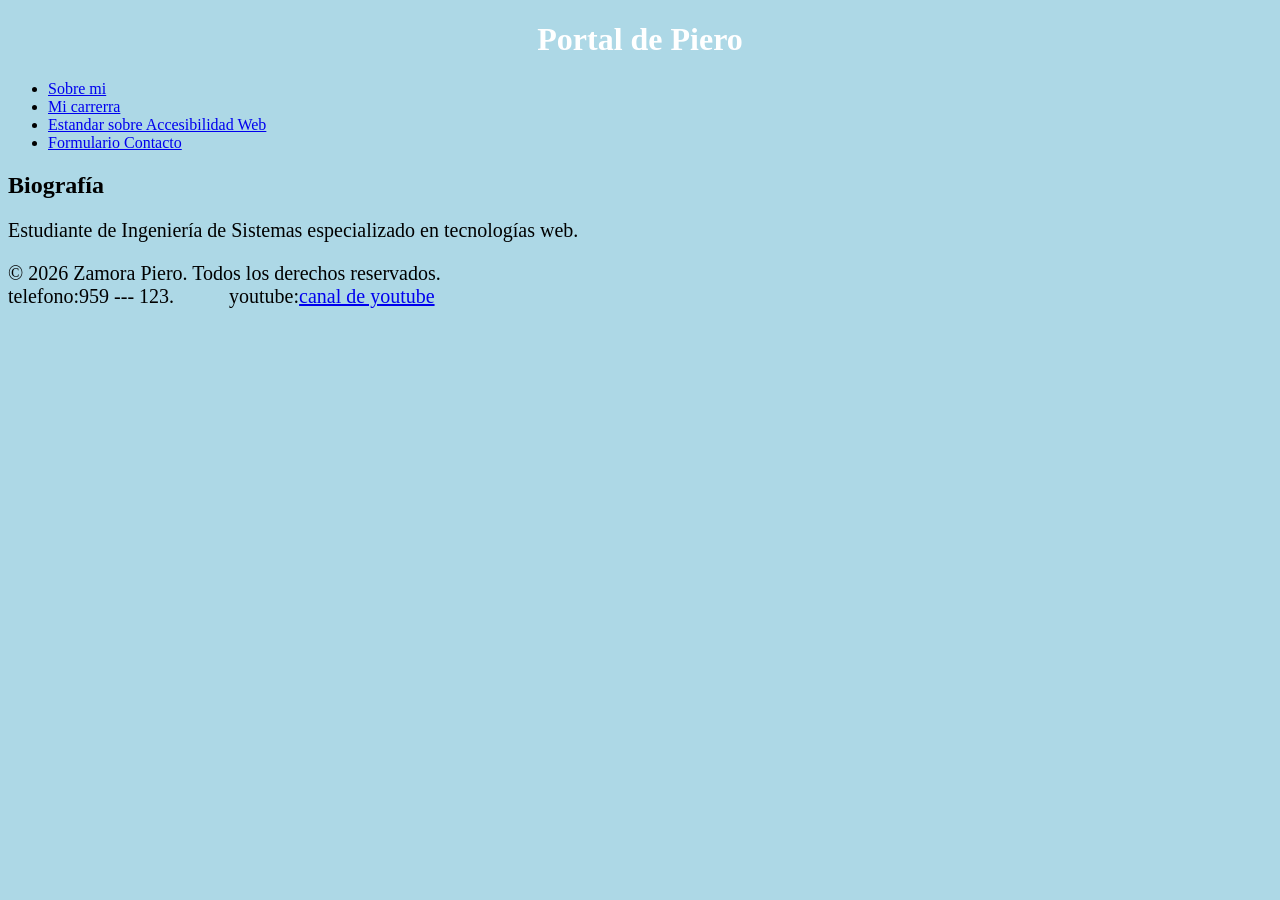
<file: Lab01/index.html>
<!DOCTYPE html>
    <html lang="es">
        <head>
            <meta charset="UTF-8">
            <meta name="viewport" content="width=device-width, initial-scale=1.0">
            <link rel="stylesheet" href="css/style.css">
            <title>Portal de Portafolio Académico</title>
        </head>
        <body>
        <header>
            <h1>Portal de Piero</h1>
            <nav>
                <ul>
                <li><a href="author.html">Sobre mi</a></li>
                <li><a href="system.html">Mi carrerra</a></li>
                <li><a href="w3c.html">Estandar sobre Accesibilidad Web</a></li>
                <li><a href="contact.html">Formulario Contacto</a></li>
                </ul>
            </nav>
        </header>
        <main>
            <section id="sobre-mi">
                <h2>Biografía</h2>
                <p>Estudiante de Ingeniería de Sistemas especializado en tecnologías
                web.</p>
            </section>
        </main>
        <footer>
            <p>© 2026 Zamora Piero. Todos los derechos reservados.
                <br>telefono:959 --- 123.   &nbsp &nbsp &nbsp &nbsp &nbsp youtube:<a href="https://www.youtube.com/@PIEROANDREEZAMORAAQUINO/videos">canal de youtube</a>
            </p>

        </footer>
        </body>
    </html>
</file>
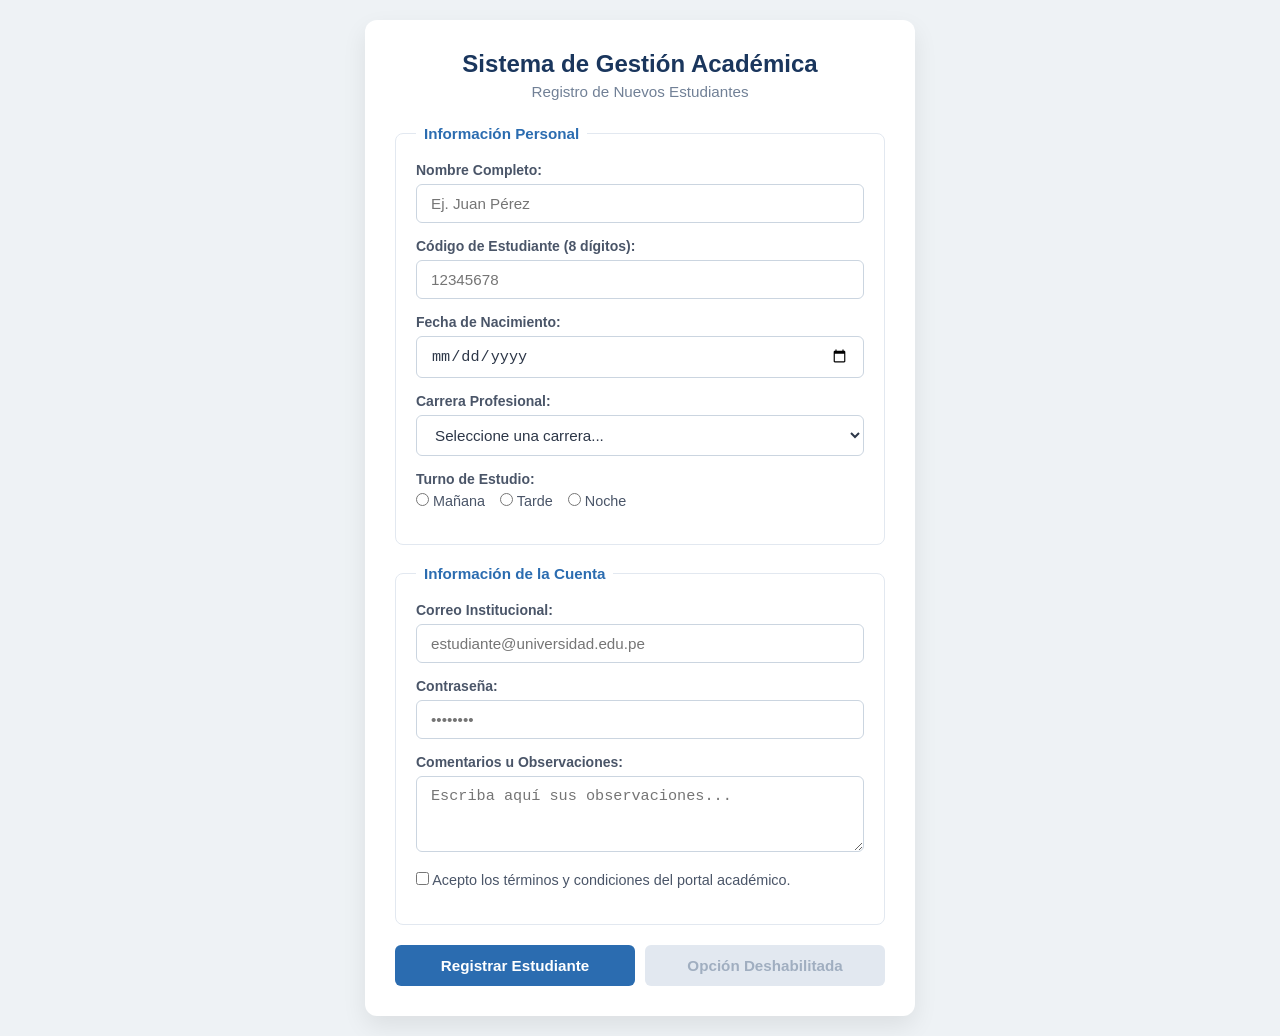
<file: Lab02/index.html>
<!DOCTYPE html>
<html lang="es">
<head>
    <meta charset="UTF-8">
    <meta name="viewport" content="width=device-width, initial-scale=1.0">
    <title>Registro de Estudiantes - Portal Académico</title>
    <!-- Vinculación a la carpeta css/ -->
    <link rel="stylesheet" href="css/styles.css">
</head>
<body>

    <main class="card-container">
        <header class="card-header">
            <h2>Sistema de Gestión Académica</h2>
            <p>Registro de Nuevos Estudiantes</p>
        </header>

        <form action="/procesar-registro" method="POST" class="registration-form">
            
            <!-- BLOQUE 1: Información Personal -->
            <fieldset class="form-section">
                <legend>Información Personal</legend>

                <!-- Nombre Completo -->
                <div class="form-group">
                    <label for="fullName" class="form-label">Nombre Completo:</label>
                    <input type="text" id="fullName" name="fullName" class="form-input" required placeholder="Ej. Juan Pérez">
                </div>

                <!-- Código de Estudiante -->
                <div class="form-group">
                    <label for="studentCode" class="form-label">Código de Estudiante (8 dígitos):</label>
                    <input 
                        type="text" 
                        id="studentCode" 
                        name="studentCode" 
                        class="form-input" 
                        required 
                        pattern="[0-9]{8}" 
                        title="El código debe contener exactamente 8 números" 
                        placeholder="12345678"
                    >
                </div>

                <!-- Fecha de Nacimiento -->
                <div class="form-group">
                    <label for="birthDate" class="form-label">Fecha de Nacimiento:</label>
                    <input 
                        type="date" 
                        id="birthDate" 
                        name="birthDate" 
                        class="form-input" 
                        required 
                        min="1950-01-01" 
                        max="2008-12-31"
                    >
                </div>

                <!-- Carrera Profesional -->
                <div class="form-group">
                    <label for="career" class="form-label">Carrera Profesional:</label>
                    <select id="career" name="career" class="form-select" required>
                        <option value="" disabled selected>Seleccione una carrera...</option>
                        <option value="sistemas">Ingeniería de Sistemas</option>
                        <option value="industrial">Ingeniería Industrial</option>
                        <option value="administracion">Administración de Empresas</option>
                        <option value="derecho">Derecho</option>
                    </select>
                </div>

                <!-- Turno (Radio Buttons) -->
                <div class="form-group">
                    <span class="form-label">Turno de Estudio:</span>
                    <div class="radio-group">
                        <label class="radio-label">
                            <input type="radio" name="shift" value="manana" required> Mañana
                        </label>
                        <label class="radio-label">
                            <input type="radio" name="shift" value="tarde"> Tarde
                        </label>
                        <label class="radio-label">
                            <input type="radio" name="shift" value="noche"> Noche
                        </label>
                    </div>
                </div>
            </fieldset>

            <!-- BLOQUE 2: Información de la Cuenta -->
            <fieldset class="form-section">
                <legend>Información de la Cuenta</legend>

                <!-- Correo Institucional -->
                <div class="form-group">
                    <label for="email" class="form-label">Correo Institucional:</label>
                    <input type="email" id="email" name="email" class="form-input" required placeholder="estudiante@universidad.edu.pe">
                </div>

                <!-- Contraseña -->
                <div class="form-group">
                    <label for="password" class="form-label">Contraseña:</label>
                    <input 
                        type="password" 
                        id="password" 
                        name="password" 
                        class="form-input" 
                        required 
                        pattern="(?=.*\d)(?=.*[a-z])(?=.*[A-Z]).{8,}" 
                        title="Mínimo 8 caracteres, al menos una mayúscula y un número" 
                        placeholder="••••••••"
                    >
                </div>

                <!-- Comentarios -->
                <div class="form-group">
                    <label for="comments" class="form-label">Comentarios u Observaciones:</label>
                    <textarea id="comments" name="comments" class="form-textarea" rows="3" placeholder="Escriba aquí sus observaciones..."></textarea>
                </div>

                <!-- Aceptación de Términos -->
                <div class="form-group checkbox-group">
                    <label class="checkbox-label">
                        <input type="checkbox" id="terms" name="terms" required>
                        Acepto los términos y condiciones del portal académico.
                    </label>
                </div>
            </fieldset>

            <!-- Botones de Acción -->
            <div class="form-actions">
                <button type="submit" class="btn btn-primary">Registrar Estudiante</button>
                <button type="button" class="btn btn-disabled" disabled>Opción Deshabilitada</button>
            </div>

        </form>
    </main>

</body>
</html>
</file>
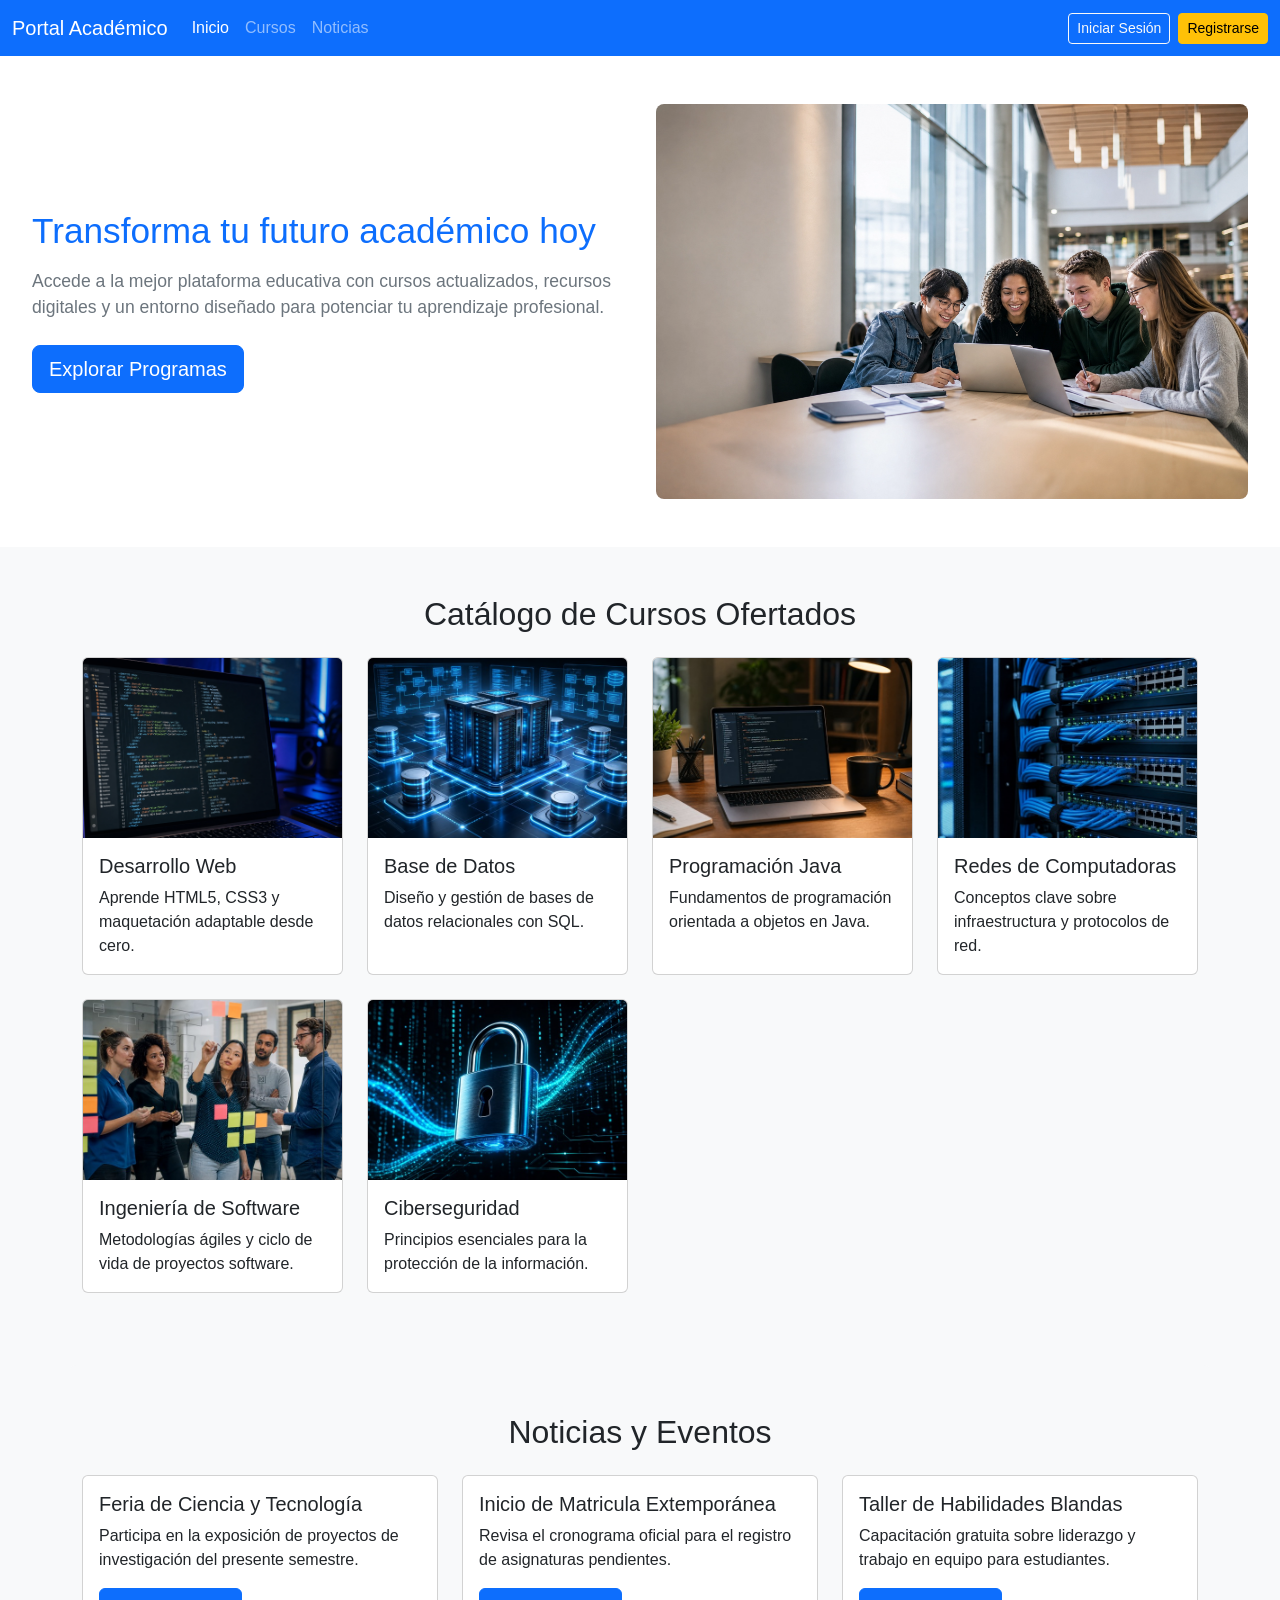
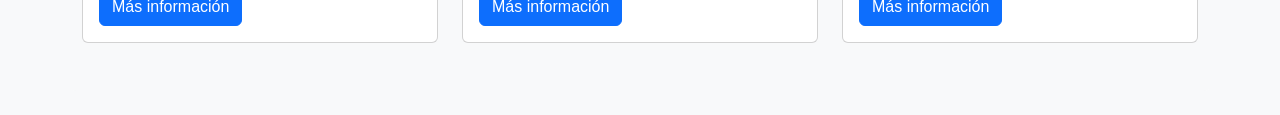
<file: Lab03/index.html>
<!DOCTYPE html>
<html lang="es">
<head>
    <meta charset="UTF-8">
    <meta name="viewport" content="width=device-width, initial-scale=1.0">
    <title>Portal Académico Universitario</title>
    <link href="https://cdn.jsdelivr.net/npm/bootstrap@5.3.3/dist/css/bootstrap.min.css" rel="stylesheet">
    <link rel="stylesheet" href="css/styles.css">
</head>
<body>

    <nav class="navbar navbar-expand-lg navbar-dark bg-primary">
        <div class="container-fluid">
            <a class="navbar-brand" href="#">Portal Académico</a>
            <button class="navbar-toggler" type="button" data-bs-toggle="collapse" data-bs-target="#navbarNav">
                <span class="navbar-toggler-icon"></span>
            </button>
            <div class="collapse navbar-collapse" id="navbarNav">
                <ul class="navbar-nav me-auto">
                    <li class="nav-item"><a class="nav-link active" href="#">Inicio</a></li>
                    <li class="nav-item"><a class="nav-link" href="#">Cursos</a></li>
                    <li class="nav-item"><a class="nav-link" href="#">Noticias</a></li>
                </ul>
                <div class="d-flex gap-2">
                    <button class="btn btn-outline-light btn-sm" type="button">Iniciar Sesión</button>
                    <button class="btn btn-warning btn-sm" type="button">Registrarse</button>
                </div>
            </div>
        </div>
    </nav>

    <section class="hero-section">
        <div class="hero-content">
            <h1>Transforma tu futuro académico hoy</h1>
            <p>Accede a la mejor plataforma educativa con cursos actualizados, recursos digitales y un entorno diseñado para potenciar tu aprendizaje profesional.</p>
            <button class="btn btn-primary btn-lg">Explorar Programas</button>
        </div>
        <div class="hero-image">
            <img src="img/hero-image.jpg" alt="Estudiantes universitarios">
        </div>
    </section>

    <section class="container py-5">
        <h2 class="text-center mb-4">Catálogo de Cursos Ofertados</h2>
        <div class="courses-grid">
            <div class="card">
                <img src="img/curso-1.jpg" class="card-img-top" alt="Curso 1">
                <div class="card-body">
                    <h5 class="card-title">Desarrollo Web</h5>
                    <p class="card-text">Aprende HTML5, CSS3 y maquetación adaptable desde cero.</p>
                </div>
            </div>
            <div class="card">
                <img src="img/curso-2.jpg" class="card-img-top" alt="Curso 2">
                <div class="card-body">
                    <h5 class="card-title">Base de Datos</h5>
                    <p class="card-text">Diseño y gestión de bases de datos relacionales con SQL.</p>
                </div>
            </div>
            <div class="card">
                <img src="img/curso-3.jpg" class="card-img-top" alt="Curso 3">
                <div class="card-body">
                    <h5 class="card-title">Programación Java</h5>
                    <p class="card-text">Fundamentos de programación orientada a objetos en Java.</p>
                </div>
            </div>
            <div class="card">
                <img src="img/curso-4.jpg" class="card-img-top" alt="Curso 4">
                <div class="card-body">
                    <h5 class="card-title">Redes de Computadoras</h5>
                    <p class="card-text">Conceptos clave sobre infraestructura y protocolos de red.</p>
                </div>
            </div>
            <div class="card">
                <img src="img/curso-5.jpg" class="card-img-top" alt="Curso 5">
                <div class="card-body">
                    <h5 class="card-title">Ingeniería de Software</h5>
                    <p class="card-text">Metodologías ágiles y ciclo de vida de proyectos software.</p>
                </div>
            </div>
            <div class="card">
                <img src="img/curso-6.jpg" class="card-img-top" alt="Curso 6">
                <div class="card-body">
                    <h5 class="card-title">Ciberseguridad</h5>
                    <p class="card-text">Principios esenciales para la protección de la información.</p>
                </div>
            </div>
        </div>
    </section>

    <section class="container py-5 bg-light rounded my-4">
        <h2 class="text-center mb-4">Noticias y Eventos</h2>
        <div class="row g-4">
            <div class="col-md-6 col-lg-4">
                <div class="card h-100">
                    <div class="card-body">
                        <h5 class="card-title">Feria de Ciencia y Tecnología</h5>
                        <p class="card-text">Participa en la exposición de proyectos de investigación del presente semestre.</p>
                        <button type="button" class="btn btn-primary" data-bs-toggle="modal" data-bs-target="#infoModal">Más información</button>
                    </div>
                </div>
            </div>
            <div class="col-md-6 col-lg-4">
                <div class="card h-100">
                    <div class="card-body">
                        <h5 class="card-title">Inicio de Matricula Extemporánea</h5>
                        <p class="card-text">Revisa el cronograma oficial para el registro de asignaturas pendientes.</p>
                        <button type="button" class="btn btn-primary" data-bs-toggle="modal" data-bs-target="#infoModal">Más información</button>
                    </div>
                </div>
            </div>
            <div class="col-md-6 col-lg-4">
                <div class="card h-100">
                    <div class="card-body">
                        <h5 class="card-title">Taller de Habilidades Blandas</h5>
                        <p class="card-text">Capacitación gratuita sobre liderazgo y trabajo en equipo para estudiantes.</p>
                        <button type="button" class="btn btn-primary" data-bs-toggle="modal" data-bs-target="#infoModal">Más información</button>
                    </div>
                </div>
            </div>
        </div>
    </section>

    <div class="modal fade" id="infoModal" tabindex="-1" aria-labelledby="infoModalLabel" aria-hidden="true">
        <div class="modal-dialog">
            <div class="modal-content">
                <div class="modal-header">
                    <h5 class="modal-title" id="infoModalLabel">Detalle del Evento</h5>
                    <button type="button" class="btn-close" data-bs-dismiss="modal" aria-label="Close"></button>
                </div>
                <div class="modal-body">
                    Próximamente se publicará la agenda detallada y los requerimientos para la inscripción a través de la intranet institucional.
                </div>
                <div class="modal-footer">
                    <button type="button" class="btn btn-secondary" data-bs-dismiss="modal">Cerrar</button>
                </div>
            </div>
        </div>
    </div>

    <script src="https://cdn.jsdelivr.net/npm/bootstrap@5.3.3/dist/js/bootstrap.bundle.min.js"></script>
</body>
</html>
</file>
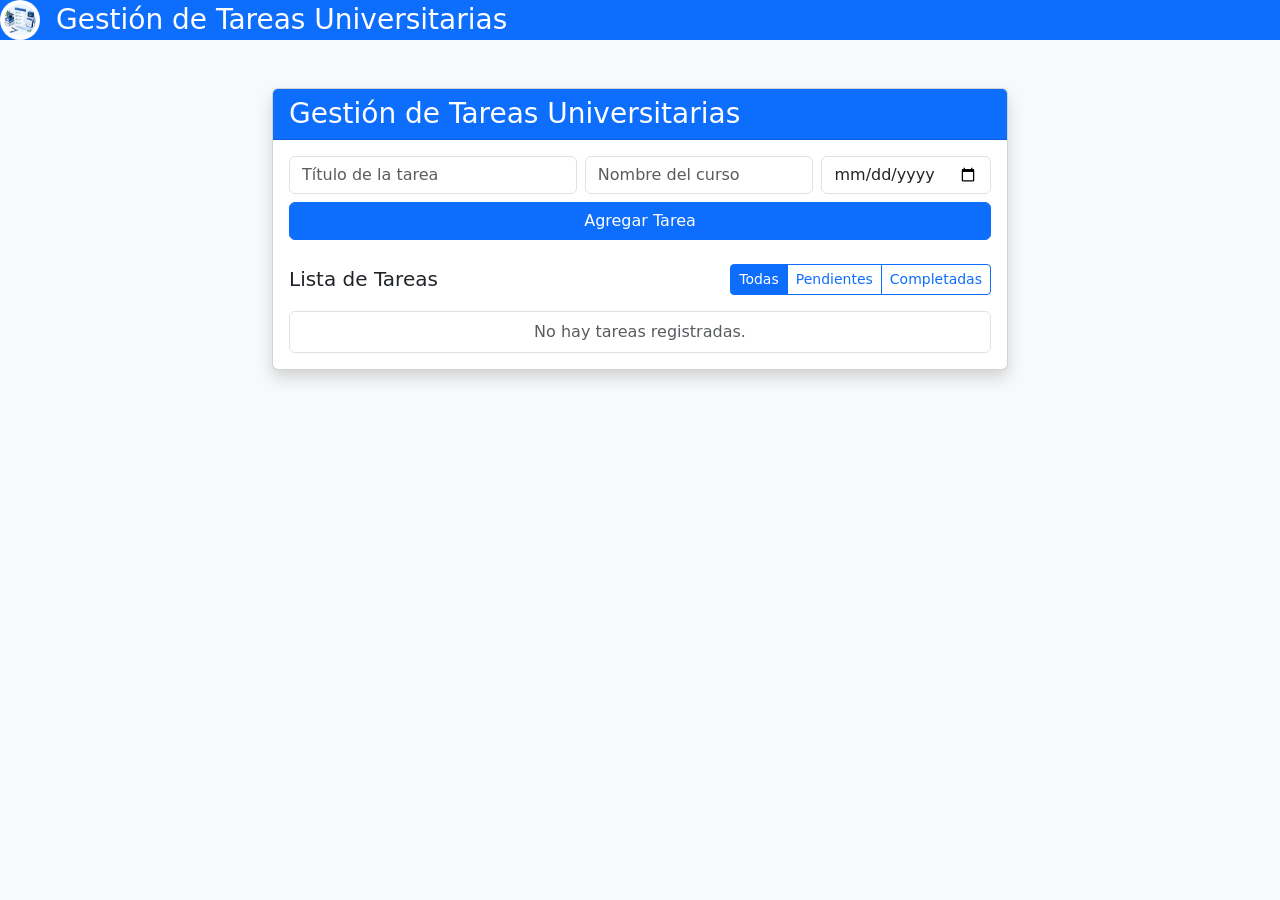
<file: Lab04/index.html>
<!DOCTYPE html>
<html lang="es">
<head>
    <meta charset="UTF-8">
    <meta name="viewport" content="width=device-width, initial-scale=1.0">
    <title>Gestión de Tareas Universitarias</title>
    <link href="https://cdn.jsdelivr.net/npm/bootstrap@5.3.3/dist/css/bootstrap.min.css" rel="stylesheet">
    <link rel="stylesheet" href="css/styles.css">
    <div class="card-header bg-primary text-white d-flex align-items-center gap-3">
    <img src="img/logo.png" alt="Logo Gestor de Tareas" width="40" height="40" class="bg-white rounded-circle p-1">
    <h1 class="h3 mb-0">Gestión de Tareas Universitarias</h1>
</div>
</head>
<body class="bg-light">

    <div class="container mt-5 mb-5">
        <div class="row justify-content-center">
            <div class="col-md-8">
                <div class="card shadow">
                    <div class="card-header bg-primary text-white">
                        <h1 class="h3 mb-0">Gestión de Tareas Universitarias</h1>
                    </div>
                    <div class="card-body">
                        
                        <!-- Div de alertas dinámicas -->
                        <div id="alert-container"></div>

                        <!-- Formulario de alta -->
                        <form id="todo-form" class="mb-4">
                            <div class="row g-2">
                                <div class="col-md-5">
                                    <input type="text" id="titulo-input" class="form-control" placeholder="Título de la tarea">
                                </div>
                                <div class="col-md-4">
                                    <input type="text" id="curso-input" class="form-control" placeholder="Nombre del curso">
                                </div>
                                <div class="col-md-3">
                                    <input type="date" id="fecha-input" class="form-control">
                                </div>
                            </div>
                            <button type="submit" class="btn btn-primary w-100 mt-2">Agregar Tarea</button>
                        </form>

                        <!-- Filtros visuales -->
                        <div class="d-flex justify-content-between align-items-center mb-3">
                            <h2 class="h5 mb-0">Lista de Tareas</h2>
                            <div class="btn-group btn-group-sm" id="filter-buttons">
                                <button class="btn btn-outline-primary active" data-filter="todas">Todas</button>
                                <button class="btn btn-outline-primary" data-filter="pendientes">Pendientes</button>
                                <button class="btn btn-outline-primary" data-filter="completadas">Completadas</button>
                            </div>
                        </div>

                        <!-- Lista de tareas dinámicas -->
                        <ul id="todo-list" class="list-group">
                            <!-- Se renderiza desde JS -->
                        </ul>

                    </div>
                </div>
            </div>
        </div>
    </div>

    <script src="js/app.js"></script>
</body>
</html>
</file>
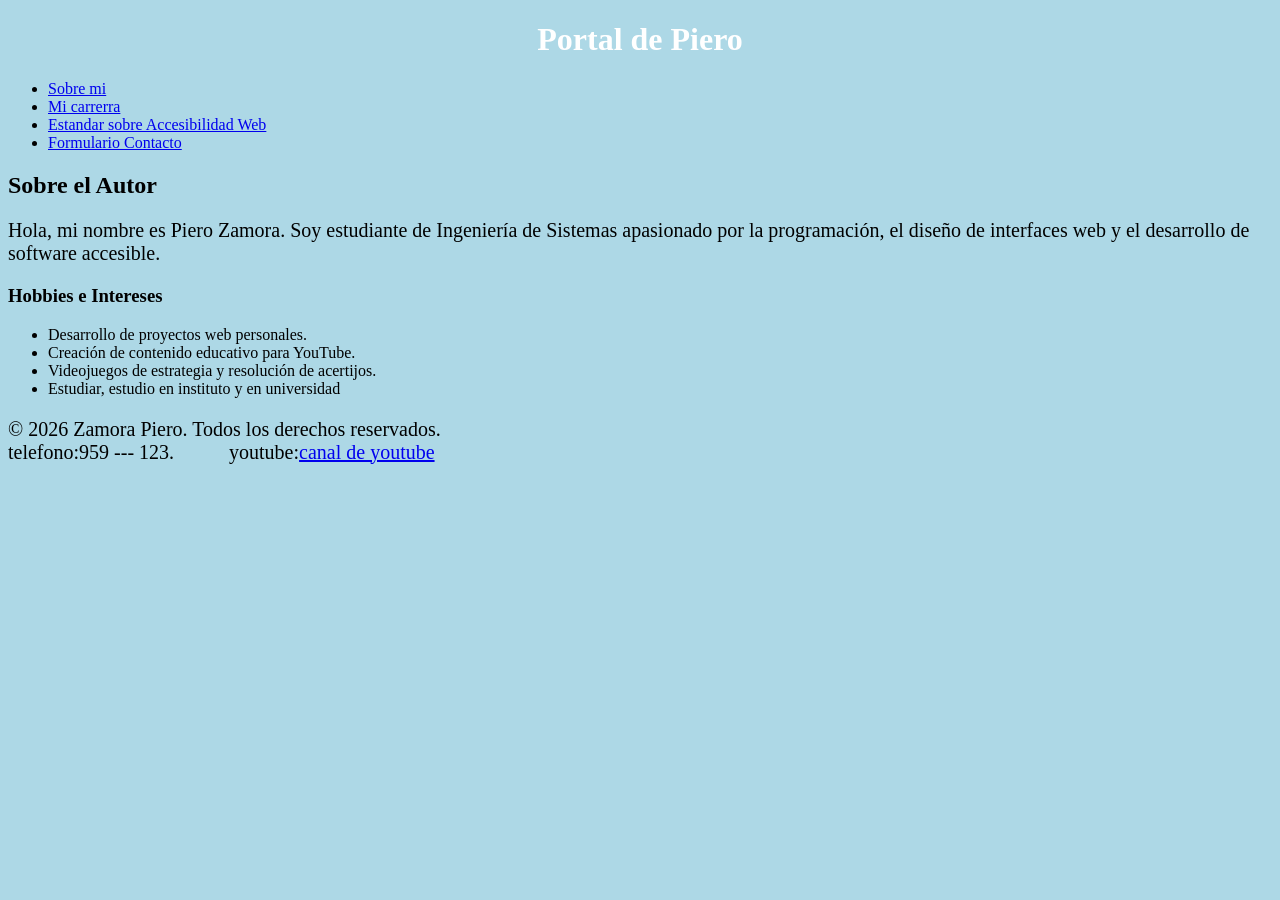
<file: Lab01/author.html>
<!DOCTYPE html>
<html lang="es">
<head>
    <meta charset="UTF-8">
    <meta name="viewport" content="width=device-width, initial-scale=1.0">
    <title>Sobre Mí - Portal de Portafolio Académico</title>
    <link rel="stylesheet" href="css/style.css">
</head>
<body>
    <header>
        <h1>Portal de Piero</h1>
        <nav>
            <ul>
                <li><a href="author.html">Sobre mi</a></li>
                <li><a href="system.html">Mi carrerra</a></li>
                <li><a href="w3c.html">Estandar sobre Accesibilidad Web</a></li>
                <li><a href="contact.html">Formulario Contacto</a></li>
            </ul>
        </nav>
    </header>
    <main>
        <section id="autor">
            <h2>Sobre el Autor</h2>
            <p>Hola, mi nombre es Piero Zamora. Soy estudiante de Ingeniería de Sistemas apasionado por la programación, el diseño de interfaces web y el desarrollo de software accesible.</p>
        </section>
        <section id="hobbies">
            <h3>Hobbies e Intereses</h3>
            <ul>
                <li>Desarrollo de proyectos web personales.</li>
                <li>Creación de contenido educativo para YouTube.</li>
                <li>Videojuegos de estrategia y resolución de acertijos.</li>
                <li>Estudiar, estudio en instituto y en universidad</li>
            </ul>
        </section>
    </main>
    <footer>
        <p>© 2026 Zamora Piero. Todos los derechos reservados.
        <br>telefono:959 --- 123. &nbsp &nbsp &nbsp &nbsp &nbsp youtube:<a href="https://www.youtube.com/@PIEROANDREEZAMORAAQUINO/videos">canal de youtube</a>
        </p>
    </footer>
</body>
</html>
</file>
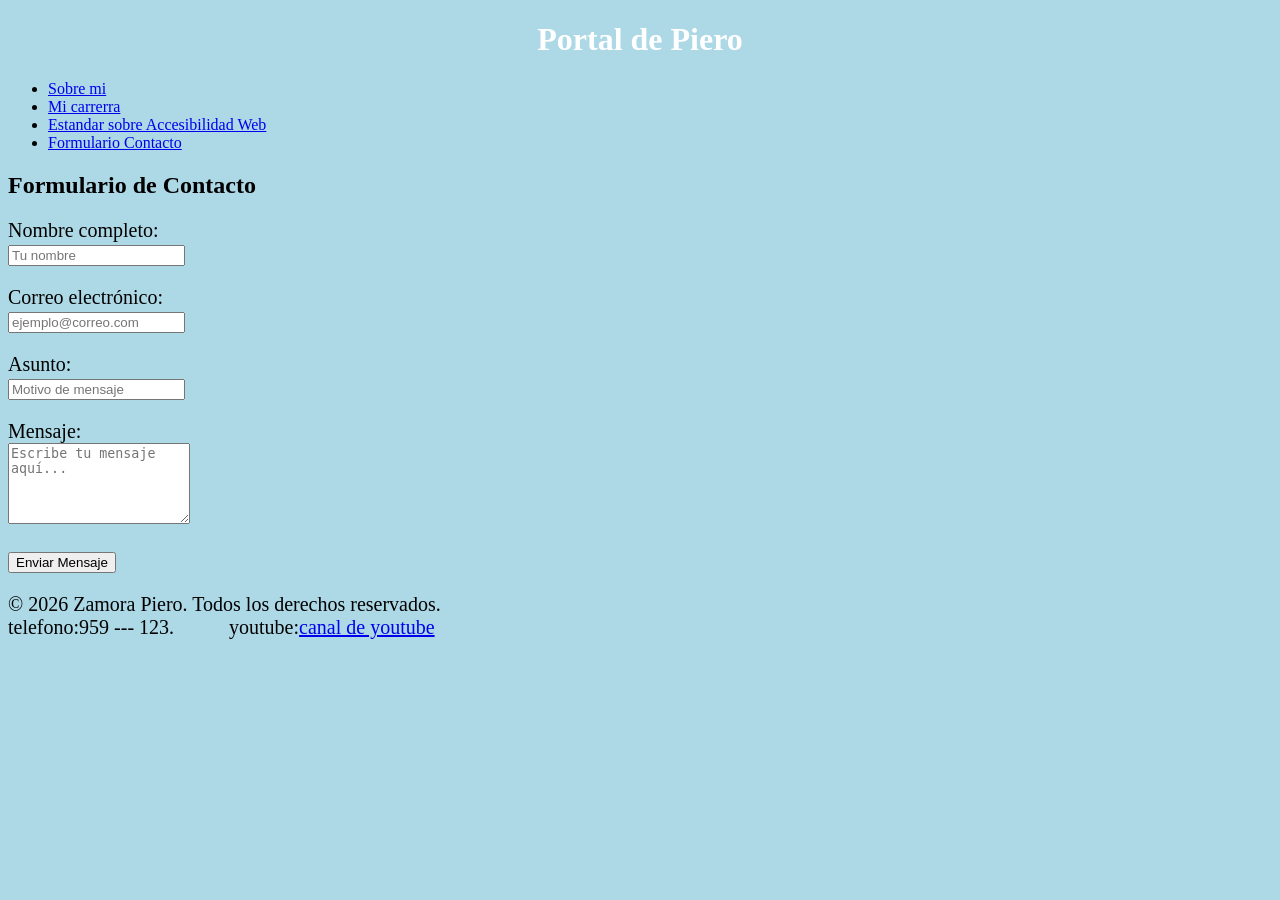
<file: Lab01/contact.html>
<!DOCTYPE html>
<html lang="es">
<head>
    <meta charset="UTF-8">
    <meta name="viewport" content="width=device-width, initial-scale=1.0">
    <title>Contacto - Portal de Portafolio Académico</title>
    <link rel="stylesheet" href="css/style.css">
</head>
<body>
    <header>
        <h1>Portal de Piero</h1>
        <nav>
            <ul>
                <li><a href="author.html">Sobre mi</a></li>
                <li><a href="system.html">Mi carrerra</a></li>
                <li><a href="w3c.html">Estandar sobre Accesibilidad Web</a></li>
                <li><a href="contact.html">Formulario Contacto</a></li>
            </ul>
        </nav>
    </header>
    <main>
        <section id="contacto">
            <h2>Formulario de Contacto</h2>
            <form action="#" method="post">
                <p>
                    <label for="nombre">Nombre completo:</label><br>
                    <input type="text" id="nombre" name="nombre" placeholder="Tu nombre" required>
                </p>
                <p>
                    <label for="email">Correo electrónico:</label><br>
                    <input type="email" id="email" name="email" placeholder="ejemplo@correo.com" required>
                </p>
                <p>
                    <label for="asunto">Asunto:</label><br>
                    <input type="text" id="asunto" name="asunto" placeholder="Motivo de mensaje" required>
                </p>
                <p>
                    <label for="mensaje">Mensaje:</label><br>
                    <textarea id="mensaje" name="mensaje" rows="5" placeholder="Escribe tu mensaje aquí..." required></textarea>
                </p>
                <p>
                    <button type="submit">Enviar Mensaje</button>
                </p>
            </form>
        </section>
    </main>
    <footer>
        <p>© 2026 Zamora Piero. Todos los derechos reservados.
            <br>telefono:959 --- 123. &nbsp &nbsp &nbsp &nbsp &nbsp youtube:<a href="https://www.youtube.com/@PIEROANDREEZAMORAAQUINO/videos">canal de youtube</a>
        </p>
    </footer>
</body>
</html>
</file>
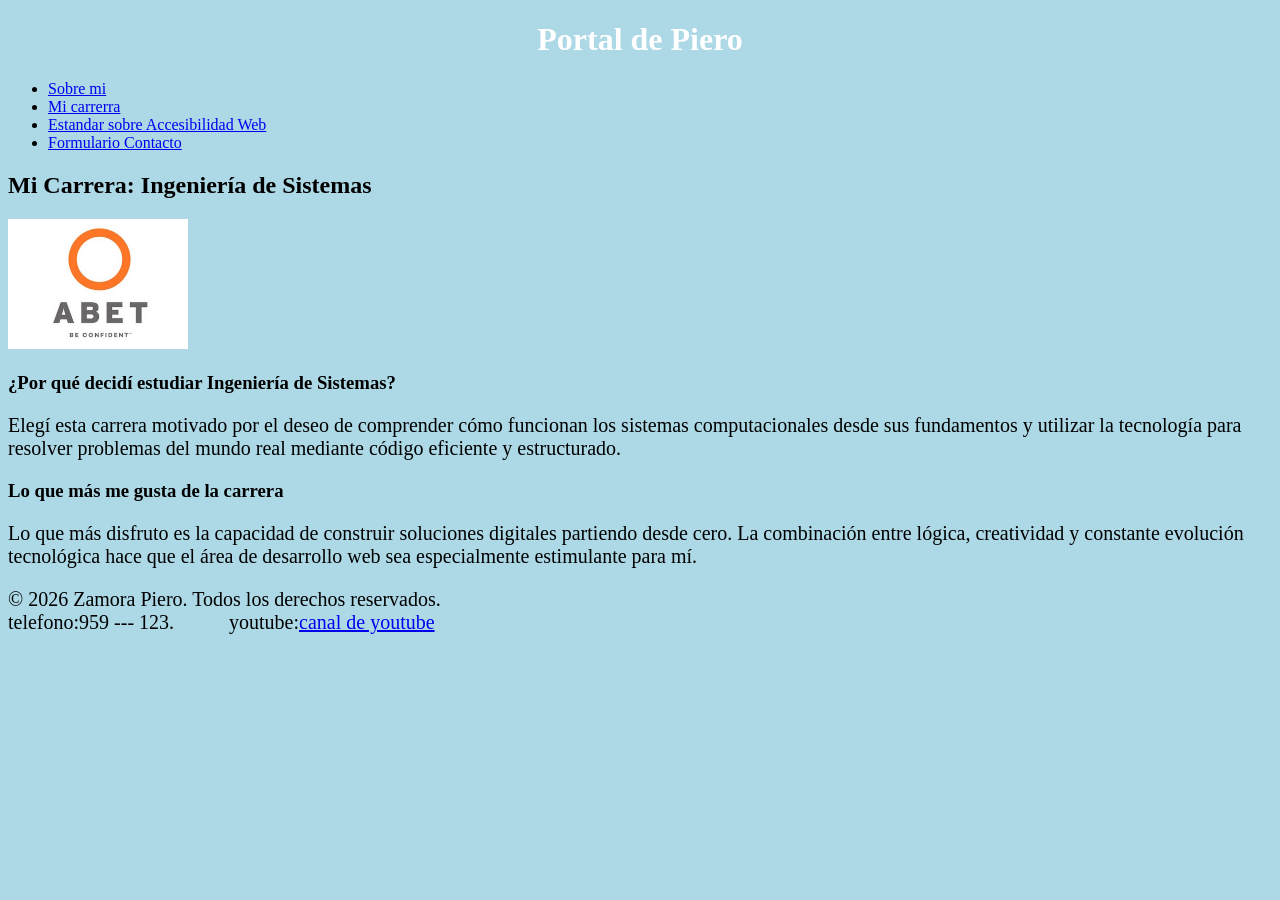
<file: Lab01/system.html>
<!DOCTYPE html>
<html lang="es">
<head>
    <meta charset="UTF-8">
    <meta name="viewport" content="width=device-width, initial-scale=1.0">
    <title>Mi Carrera - Portal de Portafolio Académico</title>
    <link rel="stylesheet" href="css/style.css">
</head>
<body>
    <header>
        <h1>Portal de Piero</h1>
        <nav>
            <ul>
                <li><a href="author.html">Sobre mi</a></li>
                <li><a href="system.html">Mi carrerra</a></li>
                <li><a href="w3c.html">Estandar sobre Accesibilidad Web</a></li>
                <li><a href="contact.html">Formulario Contacto</a></li>
            </ul>
        </nav>
    </header>
    <main>
        <section id="carrera">
            <h2>Mi Carrera: Ingeniería de Sistemas</h2>
            <img src="img/ABET-be-confident.jpg" alt="Foto de Piero Zamora" width="180">
            <article>
                <h3>¿Por qué decidí estudiar Ingeniería de Sistemas?</h3>
                <p>Elegí esta carrera motivado por el deseo de comprender cómo funcionan los sistemas computacionales desde sus fundamentos y utilizar la tecnología para resolver problemas del mundo real mediante código eficiente y estructurado.</p>
            </article>
            <article>
                <h3>Lo que más me gusta de la carrera</h3>
                <p>Lo que más disfruto es la capacidad de construir soluciones digitales partiendo desde cero. La combinación entre lógica, creatividad y constante evolución tecnológica hace que el área de desarrollo web sea especialmente estimulante para mí.</p>
            </article>
        </section>
    </main>
    <footer>
        <p>© 2026 Zamora Piero. Todos los derechos reservados.
            <br>telefono:959 --- 123. &nbsp &nbsp &nbsp &nbsp &nbsp youtube:<a href="https://www.youtube.com/@PIEROANDREEZAMORAAQUINO/videos">canal de youtube</a>
        </p>
    </footer>
</body>
</html>
</file>
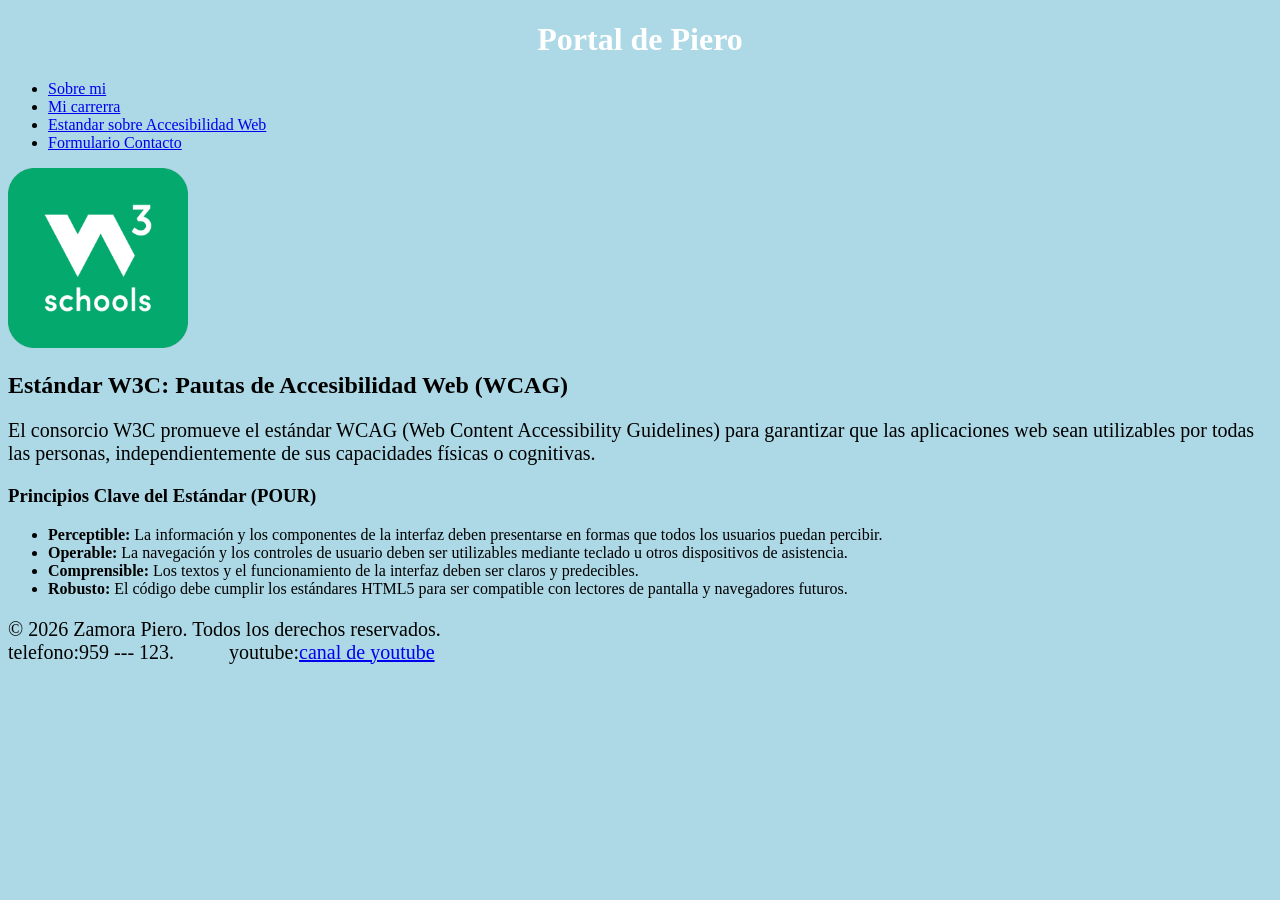
<file: Lab01/w3c.html>
<!DOCTYPE html>
<html lang="es">
<head>
    <meta charset="UTF-8">
    <meta name="viewport" content="width=device-width, initial-scale=1.0">
    <title>Estándar W3C - Portal de Portafolio Académico</title>
    <link rel="stylesheet" href="css/style.css">
</head>
<body>
    <header>
        <h1>Portal de Piero</h1>
        <nav>
            <ul>
                <li><a href="author.html">Sobre mi</a></li>
                <li><a href="system.html">Mi carrerra</a></li>
                <li><a href="w3c.html">Estandar sobre Accesibilidad Web</a></li>
                <li><a href="contact.html">Formulario Contacto</a></li>
            </ul>
        </nav>
    </header>
    <main>
        <img src="img/w3schools.png" alt="Foto de Piero Zamora" width="180">
        <section id="w3c-estandar">
            <h2>Estándar W3C: Pautas de Accesibilidad Web (WCAG)</h2>
            <p>El consorcio W3C promueve el estándar WCAG (Web Content Accessibility Guidelines) para garantizar que las aplicaciones web sean utilizables por todas las personas, independientemente de sus capacidades físicas o cognitivas.</p>
            <h3>Principios Clave del Estándar (POUR)</h3>
            <ul>
                <li><strong>Perceptible:</strong> La información y los componentes de la interfaz deben presentarse en formas que todos los usuarios puedan percibir.</li>
                <li><strong>Operable:</strong> La navegación y los controles de usuario deben ser utilizables mediante teclado u otros dispositivos de asistencia.</li>
                <li><strong>Comprensible:</strong> Los textos y el funcionamiento de la interfaz deben ser claros y predecibles.</li>
                <li><strong>Robusto:</strong> El código debe cumplir los estándares HTML5 para ser compatible con lectores de pantalla y navegadores futuros.</li>
            </ul>
        </section>
    </main>
    <footer>
        <p>© 2026 Zamora Piero. Todos los derechos reservados.
            <br>telefono:959 --- 123. &nbsp &nbsp &nbsp &nbsp &nbsp youtube:<a href="https://www.youtube.com/@PIEROANDREEZAMORAAQUINO/videos">canal de youtube</a>
        </p>
    </footer>
</body>
</html>
</file>
<file: Lab01/css/style.css>
body {
  background-color: lightblue;
}

h1 {
  color: white;
  text-align: center;
}

p {
  font-family: verdana;
  font-size: 20px;
}
</file>
<file: Lab02/css/styles.css>
/* ==========================================================================
   1. Reseteo Global y Modelo de Caja
   ========================================================================== */
* {
    box-sizing: border-box;
    margin: 0;
    padding: 0;
}

body {
    font-family: 'Segoe UI', Tahoma, Geneva, Verdana, sans-serif;
    background-color: #eef2f5;
    color: #2d3748;
    display: flex;
    justify-content: center;
    align-items: center;
    min-height: 100vh;
    padding: 20px;
}

/* ==========================================================================
   2. Estructura de la Tarjeta (Card Container)
   ========================================================================== */
.card-container {
    background-color: #ffffff;
    width: 100%;
    max-width: 550px;
    padding: 30px;
    border-radius: 12px;
    box-shadow: 0 10px 25px rgba(0, 0, 0, 0.08);
}

.card-header {
    text-align: center;
    margin-bottom: 25px;
}

.card-header h2 {
    color: #1a365d;
    font-size: 1.5rem;
    margin-bottom: 5px;
}

.card-header p {
    color: #718096;
    font-size: 0.95rem;
}

/* ==========================================================================
   3. Bloques Fieldset y Legend
   ========================================================================== */
.form-section {
    border: 1px solid #e2e8f0;
    border-radius: 8px;
    padding: 20px;
    margin-bottom: 20px;
}

.form-section legend {
    font-weight: 600;
    color: #2b6cb0;
    padding: 0 8px;
    font-size: 0.95rem;
}

/* ==========================================================================
   4. Estilos de Controles e Inputs
   ========================================================================== */
.form-group {
    margin-bottom: 15px;
}

.form-label {
    display: block;
    margin-bottom: 6px;
    font-size: 0.875rem;
    font-weight: 600;
    color: #4a5568;
}

.form-input,
.form-select,
.form-textarea {
    width: 100%;
    padding: 10px 14px;
    border: 1px solid #cbd5e0;
    border-radius: 6px;
    font-size: 0.95rem;
    color: #2d3748;
    background-color: #fff;
    transition: border-color 0.2s ease, box-shadow 0.2s ease;
}

.form-textarea {
    resize: vertical;
}

/* Opciones de Radio y Checkbox */
.radio-group {
    display: flex;
    gap: 15px;
    margin-top: 5px;
}

.radio-label,
.checkbox-label {
    font-size: 0.9rem;
    color: #4a5568;
    cursor: pointer;
}

.checkbox-group {
    margin-top: 10px;
}

/* ==========================================================================
   5. Estados Interactivos (Pseudo-clases)
   ========================================================================== */

/* Pseudo-clase :focus */
.form-input:focus,
.form-select:focus,
.form-textarea:focus {
    border-color: #3182ce;
    outline: none;
    box-shadow: 0 0 0 3px rgba(49, 130, 206, 0.2);
}

/* Estilos de Botones */
.form-actions {
    display: flex;
    gap: 10px;
    margin-top: 20px;
}

.btn {
    flex: 1;
    padding: 12px;
    border: none;
    border-radius: 6px;
    font-size: 0.95rem;
    font-weight: 600;
    cursor: pointer;
    transition: background-color 0.2s ease, transform 0.1s ease;
}

.btn-primary {
    background-color: #2b6cb0;
    color: #ffffff;
}

/* Pseudo-clase :hover */
.btn-primary:hover {
    background-color: #2c5282;
}

/* Pseudo-clase :active */
.btn-primary:active {
    transform: scale(0.98);
}

/* Pseudo-clase :disabled */
.btn-disabled {
    background-color: #e2e8f0;
    color: #a0aec0;
    cursor: not-allowed;
}

.btn-disabled:hover {
    background-color: #e2e8f0; /* No cambia en hover */
}
</file>
<file: Lab03/css/styles.css>
* {
    box-sizing: border-box;
    margin: 0;
    padding: 0;
}

body {
    font-family: 'Segoe UI', Tahoma, Geneva, Verdana, sans-serif;
    background-color: #f8f9fa;
}

/* 2. Sección Principal / Hero Section (Flexbox CSS Nativo) */
.hero-section {
    display: flex;
    flex-direction: row;
    align-items: center;
    justify-content: space-between;
    padding: 3rem 2rem;
    background-color: #ffffff;
    gap: 2rem;
}

.hero-content {
    flex: 1;
}

.hero-content h1 {
    font-size: 2.2rem;
    color: #0d6efd;
    margin-bottom: 1rem;
}

.hero-content p {
    font-size: 1.1rem;
    color: #6c757d;
    margin-bottom: 1.5rem;
}

.hero-image {
    flex: 1;
    display: flex;
    justify-content: center;
}

.hero-image img {
    max-width: 100%;
    height: auto;
    border-radius: 8px;
}

/* Ajuste para móviles: flex-direction: column */
@media (max-width: 767px) {
    .hero-section {
        flex-direction: column;
        text-align: center;
    }
}

/* 3. Catálogo de Cursos Ofertados (CSS Grid Nativo) */
.courses-grid {
    display: grid;
    grid-template-columns: repeat(auto-fit, minmax(250px, 1fr));
    gap: 1.5rem;
}

.courses-grid .card {
    transition: transform 0.2s ease, box-shadow 0.2s ease;
}

.courses-grid .card:hover {
    transform: translateY(-5px);
    box-shadow: 0 4px 15px rgba(0, 0, 0, 0.1);
}

.courses-grid .card-img-top {
    height: 180px;
    object-fit: cover;
}
</file>
<file: Lab04/css/styles.css>
.completed-task {
    text-decoration: line-through;
    color: #6c757d;
}

.task-item {
    transition: background-color 0.2s ease;
}

.task-item:hover {
    background-color: #f8f9fa;
}
</file>
